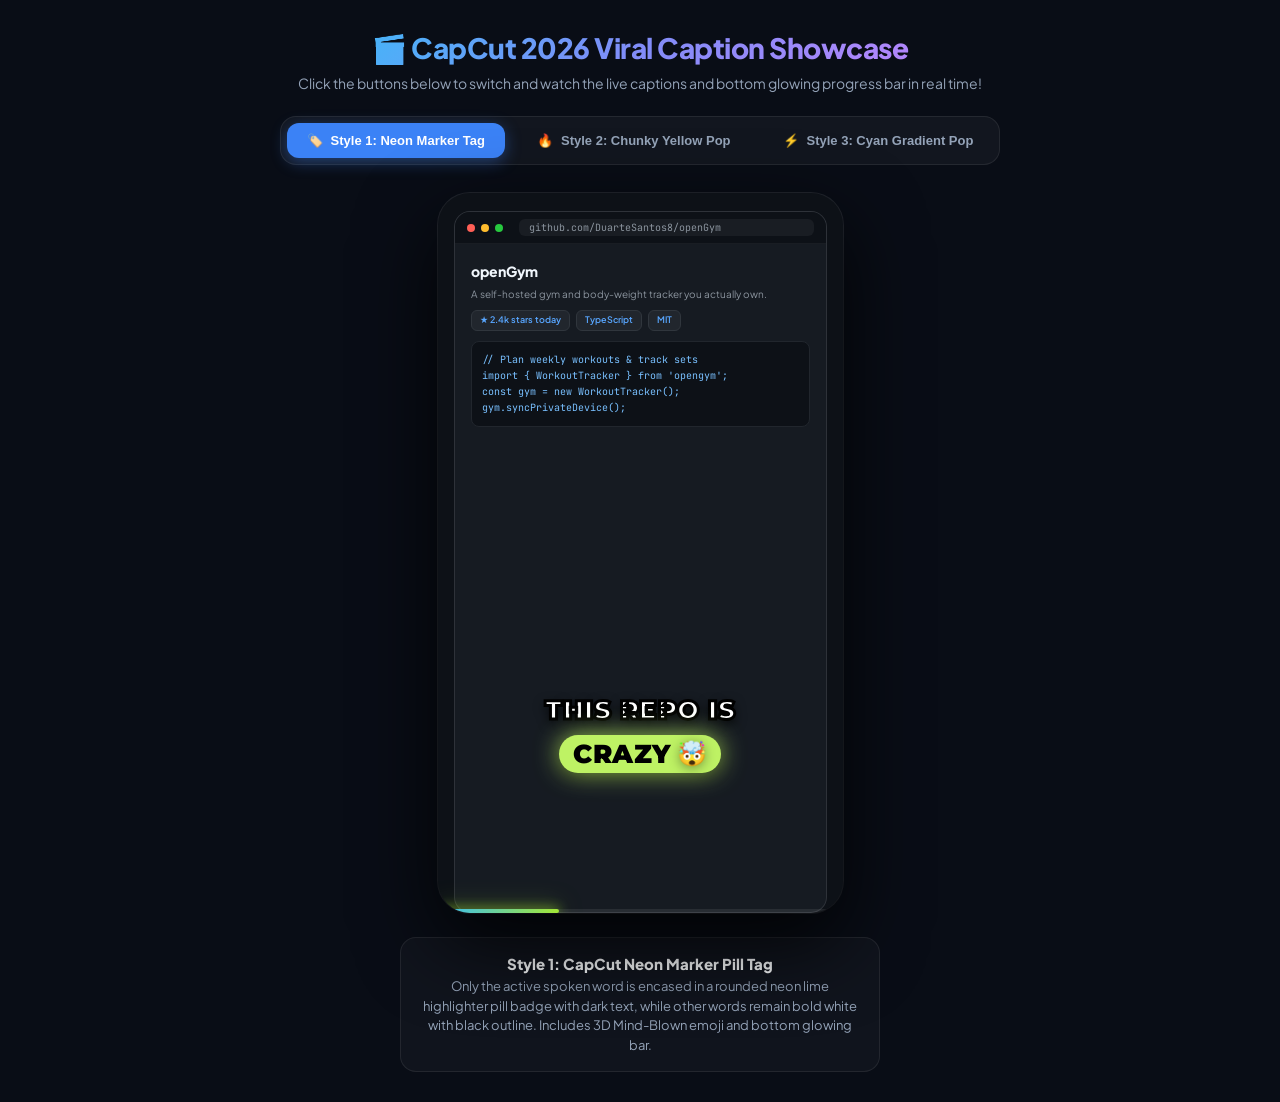
<file: static/caption_showcase.html>
<!DOCTYPE html>
<html lang="en">
<head>
  <meta charset="UTF-8">
  <meta name="viewport" content="width=device-width, initial-scale=1.0">
  <title>CapCut 2026 Viral Caption Showcase — FondPeace Studio</title>
  <link href="https://fonts.googleapis.com/css2?family=Montserrat:wght@800;900&family=Plus+Jakarta+Sans:wght@700;800;900&family=JetBrains+Mono:wght@700;800&display=swap" rel="stylesheet">
  <style>
    * { box-sizing: border-box; margin: 0; padding: 0; }
    body {
      background: #090d16;
      color: #f1f5f9;
      font-family: 'Plus Jakarta Sans', -apple-system, sans-serif;
      min-height: 100vh;
      display: flex;
      flex-direction: column;
      align-items: center;
      padding: 30px 20px;
    }

    header {
      text-align: center;
      margin-bottom: 24px;
      max-width: 800px;
    }
    h1 {
      font-size: 28px;
      font-weight: 900;
      background: linear-gradient(135deg, #38bdf8, #818cf8, #c084fc);
      -webkit-background-clip: text;
      -webkit-text-fill-color: transparent;
      margin-bottom: 8px;
      letter-spacing: -0.5px;
    }
    p.subtitle {
      color: #94a3b8;
      font-size: 14px;
    }

    /* Style Switcher Controls */
    .style-nav {
      display: flex;
      gap: 12px;
      margin-bottom: 28px;
      background: rgba(255, 255, 255, 0.04);
      padding: 6px;
      border-radius: 16px;
      border: 1px solid rgba(255, 255, 255, 0.08);
    }
    .style-btn {
      background: transparent;
      border: none;
      color: #94a3b8;
      padding: 10px 20px;
      border-radius: 12px;
      font-weight: 700;
      font-size: 13px;
      cursor: pointer;
      transition: all 0.25s cubic-bezier(0.16, 1, 0.3, 1);
      display: flex;
      align-items: center;
      gap: 8px;
    }
    .style-btn:hover {
      color: #ffffff;
      background: rgba(255, 255, 255, 0.05);
    }
    .style-btn.active {
      background: #3b82f6;
      color: #ffffff;
      box-shadow: 0 4px 16px rgba(59, 130, 246, 0.4);
    }

    /* Main Showcase Container */
    .showcase-stage {
      width: 405px;
      height: 720px;
      background: #0d1117;
      border-radius: 32px;
      position: relative;
      overflow: hidden;
      box-shadow: 0 30px 80px rgba(0, 0, 0, 0.8), 0 0 0 1px rgba(255, 255, 255, 0.1);
      display: flex;
      flex-direction: column;
    }

    /* Realistic GitHub Mockup in background */
    .mock-browser {
      margin: 18px 16px 0;
      background: #161b22;
      border-radius: 16px;
      border: 1px solid rgba(255, 255, 255, 0.1);
      overflow: hidden;
      flex: 1;
      display: flex;
      flex-direction: column;
    }
    .mock-titlebar {
      height: 32px;
      background: #0d1117;
      display: flex;
      align-items: center;
      padding: 0 12px;
      gap: 6px;
      border-bottom: 1px solid rgba(255, 255, 255, 0.05);
    }
    .dot { width: 8px; height: 8px; border-radius: 50%; }
    .dot.r { background: #ff5f56; }
    .dot.y { background: #ffbd2e; }
    .dot.g { background: #27c93f; }
    .mock-url {
      margin-left: 10px;
      background: rgba(255, 255, 255, 0.05);
      border-radius: 6px;
      padding: 2px 10px;
      font-size: 10px;
      color: #8b949e;
      flex: 1;
      font-family: 'JetBrains Mono', monospace;
    }

    .mock-content {
      padding: 16px;
      color: #c9d1d9;
      font-size: 11px;
      line-height: 1.6;
      flex: 1;
      overflow: hidden;
    }
    .mock-badge-row {
      display: flex;
      gap: 6px;
      margin: 8px 0;
    }
    .mock-badge {
      background: #21262d;
      border: 1px solid #30363d;
      border-radius: 6px;
      padding: 2px 8px;
      font-size: 9px;
      color: #58a6ff;
      font-weight: 600;
    }
    .mock-code {
      background: #0d1117;
      border-radius: 8px;
      padding: 10px;
      margin-top: 10px;
      font-family: 'JetBrains Mono', monospace;
      font-size: 10px;
      color: #79c0ff;
      border: 1px solid #21262d;
    }

    /* CAPTION ZONE (Elevated Social Safe Zone) */
    .caption-zone {
      position: absolute;
      bottom: 140px;
      left: 0;
      right: 0;
      display: flex;
      justify-content: center;
      align-items: center;
      padding: 0 24px;
      pointer-events: none;
      z-index: 999;
    }

    /* ==============================================================
       STYLE 1: CAPCUT NEON MARKER PILL TAG
       ============================================================== */
    .capcut-marker-box {
      font-family: 'Montserrat', sans-serif;
      font-weight: 900;
      font-size: 26px;
      text-transform: uppercase;
      letter-spacing: 0.5px;
      text-align: center;
      line-height: 1.25;
      color: #ffffff;
      -webkit-text-stroke: 3px #000000;
      text-shadow: 0 4px 12px rgba(0, 0, 0, 0.9);
      display: flex;
      flex-wrap: wrap;
      justify-content: center;
      align-items: center;
      gap: 8px;
    }
    .marker-tag {
      background: #bef264;
      color: #000000 !important;
      -webkit-text-stroke: 0px !important;
      text-shadow: none !important;
      padding: 3px 14px;
      border-radius: 999px;
      box-shadow: 0 0 24px rgba(190, 242, 100, 0.8), 0 4px 12px rgba(0, 0, 0, 0.6);
      display: inline-flex;
      align-items: center;
      gap: 6px;
      animation: springPop 0.35s cubic-bezier(0.175, 0.885, 0.32, 1.275);
    }
    .marker-tag .emoji {
      font-size: 24px;
      filter: drop-shadow(0 2px 6px rgba(0, 0, 0, 0.4));
    }

    /* ==============================================================
       STYLE 2: CAPCUT CHUNKY 3D YELLOW POP
       ============================================================== */
    .capcut-yellow-box {
      font-family: 'Montserrat', sans-serif;
      font-weight: 900;
      font-size: 28px;
      text-transform: uppercase;
      letter-spacing: 1px;
      text-align: center;
      line-height: 1.2;
      color: #ffffff;
      -webkit-text-stroke: 4px #000000;
      text-shadow: 
        -2px -2px 0 #000,  
         2px -2px 0 #000,
        -2px  2px 0 #000,
         2px  2px 0 #000,
         0 8px 18px rgba(0, 0, 0, 0.95);
      display: flex;
      flex-wrap: wrap;
      justify-content: center;
      align-items: center;
      gap: 8px;
    }
    .pop-yellow {
      color: #ffe600 !important;
      display: inline-flex;
      align-items: center;
      gap: 6px;
      transform: scale(1.15);
      animation: springPop 0.35s cubic-bezier(0.175, 0.885, 0.32, 1.275);
      text-shadow: 
        -2px -2px 0 #000,  
         2px -2px 0 #000,
        -2px  2px 0 #000,
         2px  2px 0 #000,
         0 0 20px rgba(255, 230, 0, 0.6);
    }

    /* ==============================================================
       STYLE 3: CAPCUT ELECTRIC CYAN & LIME GRADIENT
       ============================================================== */
    .capcut-cyan-box {
      font-family: 'Montserrat', sans-serif;
      font-weight: 900;
      font-size: 27px;
      text-transform: uppercase;
      letter-spacing: 0.8px;
      text-align: center;
      line-height: 1.2;
      color: #ffffff;
      -webkit-text-stroke: 3.5px #000000;
      text-shadow: 0 6px 16px rgba(0, 0, 0, 0.9);
      display: flex;
      flex-wrap: wrap;
      justify-content: center;
      align-items: center;
      gap: 8px;
    }
    .pop-cyan {
      background: linear-gradient(135deg, #00f2fe 0%, #4facfe 50%, #00ff87 100%);
      -webkit-background-clip: text;
      -webkit-text-fill-color: transparent;
      -webkit-text-stroke: 1.5px rgba(0, 0, 0, 0.8);
      display: inline-flex;
      align-items: center;
      gap: 6px;
      transform: scale(1.14);
      filter: drop-shadow(0 0 16px rgba(0, 242, 254, 0.8));
      animation: springPop 0.35s cubic-bezier(0.175, 0.885, 0.32, 1.275);
    }

    @keyframes springPop {
      0% { transform: scale(0.85); opacity: 0.6; }
      70% { transform: scale(1.22); opacity: 1; }
      100% { transform: scale(1.15); opacity: 1; }
    }

    /* ==============================================================
       BOTTOM GLOWING PROGRESS BAR
       ============================================================== */
    .bottom-progress-track {
      position: absolute;
      bottom: 0;
      left: 0;
      right: 0;
      height: 4px;
      background: rgba(255, 255, 255, 0.08);
      z-index: 9999;
    }
    .bottom-progress-fill {
      height: 100%;
      width: 65%;
      border-radius: 0 3px 3px 0;
      transition: width 0.3s ease;
    }
    .fill-lime {
      background: linear-gradient(90deg, #38bdf8, #a3e635);
      box-shadow: 0 0 12px #a3e635, 0 0 24px rgba(163, 230, 53, 0.6);
    }
    .fill-yellow {
      background: linear-gradient(90deg, #ff9900, #ffe600);
      box-shadow: 0 0 12px #ffe600, 0 0 24px rgba(255, 230, 0, 0.6);
    }
    .fill-cyan {
      background: linear-gradient(90deg, #00f2fe, #4facfe);
      box-shadow: 0 0 12px #00f2fe, 0 0 24px rgba(0, 242, 254, 0.6);
    }

    /* Info Card below */
    .info-card {
      margin-top: 24px;
      max-width: 480px;
      background: rgba(255, 255, 255, 0.03);
      border: 1px solid rgba(255, 255, 255, 0.08);
      border-radius: 16px;
      padding: 16px 20px;
      text-align: center;
    }
    .info-title {
      font-weight: 800;
      font-size: 15px;
      color: #f8fafc;
      margin-bottom: 4px;
    }
    .info-desc {
      font-size: 13px;
      color: #94a3b8;
      line-height: 1.5;
    }
    .select-btn {
      margin-top: 14px;
      background: #10b981;
      color: white;
      border: none;
      padding: 10px 24px;
      border-radius: 12px;
      font-weight: 800;
      font-size: 13px;
      cursor: pointer;
      box-shadow: 0 4px 16px rgba(16, 185, 129, 0.4);
      transition: transform 0.2s;
    }
    .select-btn:hover {
      transform: scale(1.04);
    }
  </style>
</head>
<body>

  <header>
    <h1>🎬 CapCut 2026 Viral Caption Showcase</h1>
    <p class="subtitle">Click the buttons below to switch and watch the live captions and bottom glowing progress bar in real time!</p>
  </header>

  <!-- Switcher Buttons -->
  <div class="style-nav">
    <button class="style-btn active" onclick="switchStyle(1)">
      <span>🏷️</span> Style 1: Neon Marker Tag
    </button>
    <button class="style-btn" onclick="switchStyle(2)">
      <span>🔥</span> Style 2: Chunky Yellow Pop
    </button>
    <button class="style-btn" onclick="switchStyle(3)">
      <span>⚡</span> Style 3: Cyan Gradient Pop
    </button>
  </div>

  <!-- 9:16 Vertical Video Frame Stage -->
  <div class="showcase-stage">
    
    <!-- Realistic GitHub Browser Mockup -->
    <div class="mock-browser">
      <div class="mock-titlebar">
        <span class="dot r"></span>
        <span class="dot y"></span>
        <span class="dot g"></span>
        <div class="mock-url">github.com/DuarteSantos8/openGym</div>
      </div>
      <div class="mock-content">
        <h2 style="font-size: 14px; font-weight: 800; color: #f0f6fc; margin-bottom: 4px;">openGym</h2>
        <p style="font-size: 10px; color: #8b949e;">A self-hosted gym and body-weight tracker you actually own.</p>
        <div class="mock-badge-row">
          <span class="mock-badge">★ 2.4k stars today</span>
          <span class="mock-badge">TypeScript</span>
          <span class="mock-badge">MIT</span>
        </div>
        <div class="mock-code">
          // Plan weekly workouts & track sets<br>
          import { WorkoutTracker } from 'opengym';<br>
          const gym = new WorkoutTracker();<br>
          gym.syncPrivateDevice();
        </div>
      </div>
    </div>

    <!-- Active Caption Container -->
    <div class="caption-zone" id="caption-zone">
      <!-- Populated dynamically via JS -->
    </div>

    <!-- Bottom Glowing Progress Bar -->
    <div class="bottom-progress-track">
      <div class="bottom-progress-fill fill-lime" id="progress-bar"></div>
    </div>

  </div> <!-- /.showcase-stage -->

  <!-- Info Description Card -->
  <div class="info-card">
    <div class="info-title" id="info-title">Style 1: CapCut Neon Marker Pill Tag</div>
    <div class="info-desc" id="info-desc">
      Only the active spoken word is encased in a rounded neon lime highlighter pill badge with dark text, while other words remain bold white with black outline. Includes 3D Mind-Blown emoji and bottom glowing bar.
    </div>
  </div>

  <script>
    let currentStyle = 1;
    let wordIndex = 0;

    const phrases = [
      { text: ["THIS", "REPO", "IS"], active: "CRAZY", emoji: "🤯" },
      { text: ["NEW", "OPEN", "SOURCE"], active: "BREAKOUT", emoji: "⚡" },
      { text: ["TRACK", "ALL", "YOUR"], active: "WORKOUTS", emoji: "💪" },
      { text: ["BUILD", "APPS", "TEN-X"], active: "FASTER", emoji: "🚀" }
    ];

    function renderCaption() {
      const cz = document.getElementById('caption-zone');
      const pb = document.getElementById('progress-bar');
      const p = phrases[wordIndex % phrases.length];

      if (currentStyle === 1) {
        cz.innerHTML = `
          <div class="capcut-marker-box">
            <span>${p.text.join(' ')}</span>
            <span class="marker-tag">
              <span>${p.active}</span>
              <span class="emoji">${p.emoji}</span>
            </span>
          </div>
        `;
        pb.className = 'bottom-progress-fill fill-lime';
      } else if (currentStyle === 2) {
        cz.innerHTML = `
          <div class="capcut-yellow-box">
            <span>${p.text.join(' ')}</span>
            <span class="pop-yellow">
              <span>${p.active}</span>
              <span style="font-size: 26px;">🔥</span>
            </span>
          </div>
        `;
        pb.className = 'bottom-progress-fill fill-yellow';
      } else if (currentStyle === 3) {
        cz.innerHTML = `
          <div class="capcut-cyan-box">
            <span>${p.text.join(' ')}</span>
            <span class="pop-cyan">
              <span>${p.active}</span>
              <span style="font-size: 26px;">🚀</span>
            </span>
          </div>
        `;
        pb.className = 'bottom-progress-fill fill-cyan';
      }

      // Simulate audio progress loop
      const pct = 30 + ((wordIndex % 5) * 15);
      pb.style.width = pct + '%';
    }

    function switchStyle(styleNum) {
      currentStyle = styleNum;
      document.querySelectorAll('.style-btn').forEach((b, i) => {
        b.classList.toggle('active', i + 1 === styleNum);
      });

      const title = document.getElementById('info-title');
      const desc = document.getElementById('info-desc');

      if (styleNum === 1) {
        title.innerText = "Style 1: CapCut Neon Marker Pill Tag";
        desc.innerText = "Only the active spoken word is encased in a rounded neon lime highlighter pill badge with dark text. Most viral TikTok preset.";
      } else if (styleNum === 2) {
        title.innerText = "Style 2: CapCut Chunky 3D Yellow Pop & Fire";
        desc.innerText = "Zero background box! Bold chunky white text with thick 3D shadow. Spoken word bursts into electric yellow with elastic spring scale bounce and Fire emoji.";
      } else if (styleNum === 3) {
        title.innerText = "Style 3: CapCut Electric Cyan/Lime Gradient";
        desc.innerText = "Spoken word glows in Electric Cyan to Neon Lime gradient bloom with 3D Rocket emoji and cyan laser bottom bar.";
      }

      renderCaption();
    }

    // Auto animate through words
    setInterval(() => {
      wordIndex++;
      renderCaption();
    }, 1800);

    renderCaption();
  </script>
</body>
</html>
</file>
